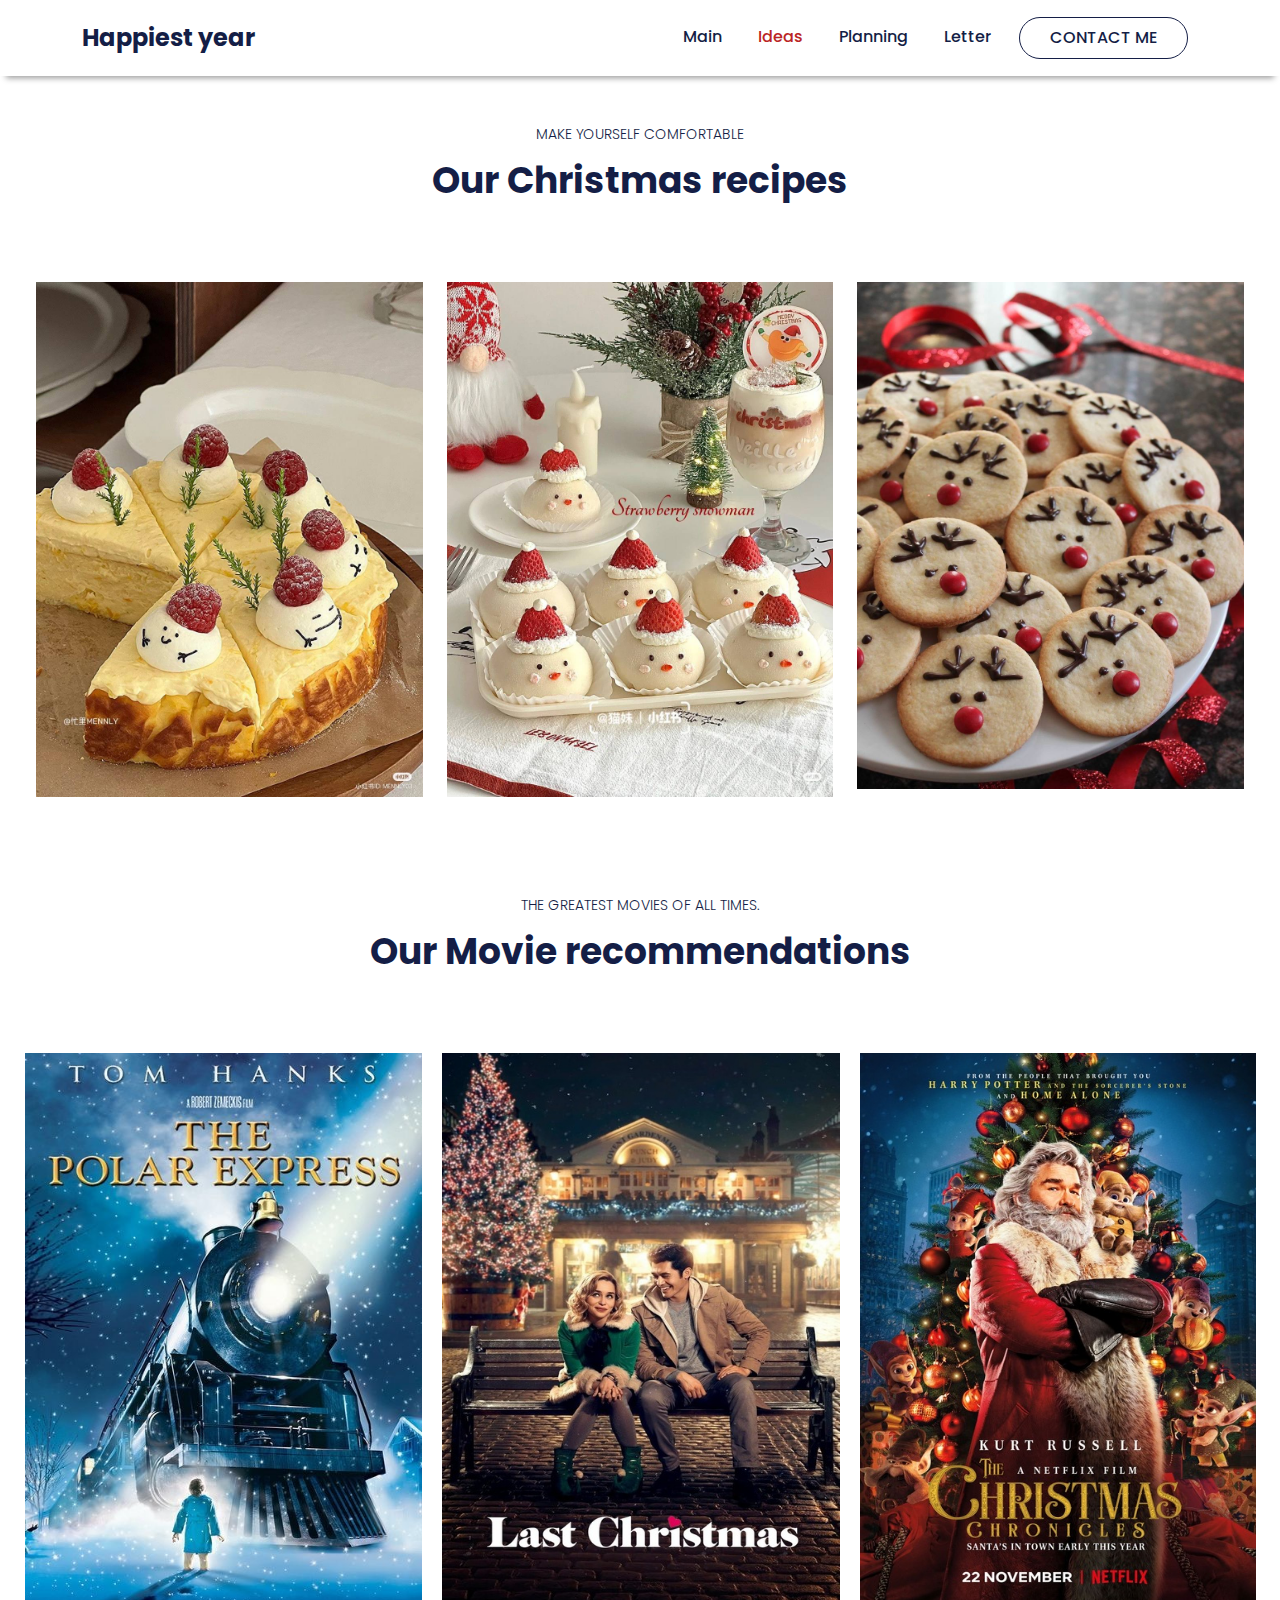
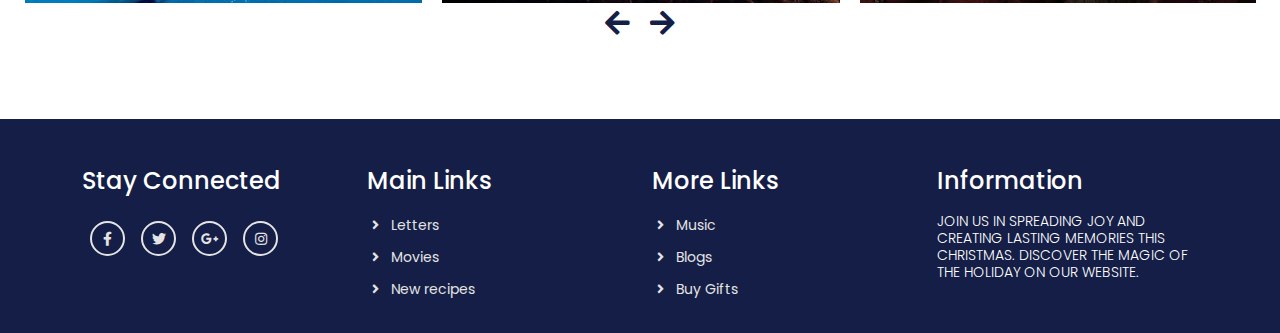
<file: ideas.html>
<!DOCTYPE html>
<html lang="en">

<head>
    <meta charset="UTF-8">
    <meta name="viewport" content="width=device-width, initial-scale=1.0">
    <title>happiest year</title>
    <link rel="icon" type="image/png" href="images/favicon.png">

    <link rel="stylesheet" href="https://cdnjs.cloudflare.com/ajax/libs/twitter-bootstrap/5.1.0/css/bootstrap.min.css">
    <link rel="stylesheet" href="https://cdnjs.cloudflare.com/ajax/libs/font-awesome/5.15.4/css/all.min.css">
    <link rel="stylesheet" href="https://unpkg.com/swiper/swiper-bundle.min.css">

    <link rel="stylesheet" href="css/style.css">
    <link rel="stylesheet" href="css/responsive-style.css"> 
    <link rel="stylesheet" href="https://cdnjs.cloudflare.com/ajax/libs/OwlCarousel2/2.3.4/assets/owl.carousel.min.css">
    <link rel="stylesheet" href="https://cdnjs.cloudflare.com/ajax/libs/OwlCarousel2/2.3.4/assets/owl.theme.default.min.css">

    <script src="https://code.jquery.com/jquery-3.6.4.min.js"></script>
    <script src="https://cdnjs.cloudflare.com/ajax/libs/OwlCarousel2/2.3.4/owl.carousel.min.js"></script>
</head>

<body data-bs-spy="scroll" data-bs-target=".navbar" data-bs-offset="100">
    <header class="header_wrapper">
        <nav class="navbar navbar-expand-lg">
            <div class="container">
                <a class="navbar-brand" href="#">Happiest year</a>
                <button class="navbar-toggler" type="button" data-bs-toggle="collapse" data-bs-target="#navbarNav"
                    aria-controls="navbarNav" aria-expanded="false" aria-label="Toggle navigation">
                    <i class="fas fa-stream navbar-toggler-icon"></i>
                </button>

                <div class="collapse navbar-collapse justify-content-end" id="navbarNav">
                    <ul class="navbar-nav menu-navbar-nav">
                        <li class="nav-item">
                            <a class="nav-link" href="index.html">Main</a>
                        </li>
                        <li class="nav-item">
                            <a class="nav-link active" aria-current="page" href="ideas.html">Ideas</a>
                        </li>
                        <li class="nav-item">
                            <a class="nav-link" href="plan.html">Planning</a>
                        </li>
                        <li class="nav-item">
                            <a class="nav-link" href="contact.html">Letter</a>
                        </li>
                        </li>
                        <li class="nav-item mt-3 mt-lg-0">
                            <a class="main-btn" href="contact.html">Contact me</a>
                        </li>
                    </ul>
                </div>
            </div>
        </nav>
    </header>

<div id="recipeContainer" class="container-fluid">
    <section id="recipes" class="recipes_wrapper">
        <div class="container-fluid">
            <div class="row">
                <div class="col-sm-12 section-title text-center mb-5">
                    <h6>make yourself comfortable</h6>
                    <h3>Our Christmas recipes</h3>
                </div>
            </div>
            <div class="row m-0">
                <div class="col-md-4 mb-4 mb-lg-0">
                    <div class="recipe-item">
                        <img src="./images/recipes/recipe1.jpeg" class="img-fluid">
                        <div class="recipe-item-wrap">
                            <div class="recipe-content">
                                <h5 class="text-white mb-lg-5 text-decoration-underline">Santa cheesecake</h5>
                                <p class="text-white">Whip up a no-bake cheesecake mix.
                                    Shape the cheesecake into Santa's face on a round plate.
                                    Use raspberries for Santa's hat.</p>
                                <p class="text-white fw-bold mt-lg-4">or you can order | 8100 tg</p>
                                <a class="main-btn border-white text-white mt-lg-5" href="#">Order now</a>
                            </div>
                        </div> 
                    </div> 
                </div>
                <div class="col-md-4 mb-4 mb-lg-0">
                    <div class="recipe-item">
                        <img src="./images/recipes/recipe2.jpeg" class="img-fluid">
                        <div class="recipe-item-wrap">
                            <div class="recipe-content">
                                <h5 class="text-white mb-lg-5 text-decoration-underline">Strawberry snowman</h5>
                                <p class="text-white">Make mochi dough.
                                    Shape small and large mochi balls.
                                    Stack them for the snowman.
                                    Add mini chocolate chip features.</p>
                                <p class="text-white fw-bold mt-lg-4">or you can order | 3700 tg</p>
                                <a class="main-btn border-white text-white mt-lg-5" href="#">Order now</a>
                            </div>
                        </div>
                    </div> 
                </div>
                <div class="col-md-4 mb-4 mb-lg-0">
                    <div class="recipe-item">
                        <img src="./images/recipes/recipe3.jpeg" class="img-fluid">
                        <div class="recipe-item-wrap">
                            <div class="recipe-content">
                                <h5 class="text-white mb-lg-5 text-decoration-underline">Deer cookies</h5>
                                <p class="text-white">Bake your favorite sugar cookies in deer shapes.
                                    Decorate with chocolate frosting antlers.
                                    Use icing to add details.</p>
                                <p class="text-white fw-bold mt-lg-4">or you can order | 2500 tg</p>
                                <a class="main-btn border-white text-white mt-lg-5" href="#">Order now</a>
                            </div>
                        </div>
                    </div> 
                </div>
            </div>
        </div>
    
    </section>
</div>

<script src="https://cdn.jsdelivr.net/npm/@popperjs/core@2.11.6/dist/umd/popper.min.js"></script>
<script src="https://cdn.jsdelivr.net/npm/bootstrap@5.3.0/dist/js/bootstrap.min.js"></script>


<section id="movies" class="movies_wrapper">
    <div class="container-fluid">
        <div class="row">
            <div class="col-sm-12 section-title text-center mb-5">
                <h6>The greatest movies of all times.</h6>
                <h3>Our Movie recommendations</h3>
            </div>
        </div>
        <div class="row m-0">
            <div class="col-md-12">
                <div class="owl-carousel">
                    <div class="movie-item">
                        <img src="./images/movies/movies1.jpg" class="img-fluid">
                        <div class="movie-item-wrap">
                            <div class="movie-content">
                                <h5 class="text-white mb-lg-5 text-decoration-underline">The Polar express</h5>
                                <p class="text-white">An animated Christmas adventure about a magical train journey to the North Pole, exploring themes of belief and wonder.</p>
                                <p class="text-white fw-bold mt-lg-4"> USA | 2004</p>
                                <a class="main-btn border-white text-white mt-lg-5" href="https://www.imdb.com/title/tt0338348/" target="_blank">Watch now</a>
                            </div>
                        </div>
                    </div>
                    <div class="movie-item">
                        <img src="./images/movies/movies2.jpg" class="img-fluid">
                        <div class="movie-item-wrap">
                            <div class="movie-content">
                                <h5 class="text-white mb-lg-5 text-decoration-underline">Last Christmas</h5>
                                <p class="text-white">A romantic comedy starring Emilia Clarke and Henry Golding, telling the story of a woman's encounter with love during the holiday.</p>
                                <p class="text-white fw-bold mt-lg-4"> USA | 2019</p>
                                <a class="main-btn border-white text-white mt-lg-5" href="https://www.imdb.com/title/tt8623904/" target="_blank">Watch now</a>
                            </div>
                        </div>
                    </div>
                    <div class="movie-item">
                        <img src="./images/movies/movies3.jpg" class="img-fluid">
                        <div class="movie-item-wrap">
                            <div class="movie-content">
                                <h5 class="text-white mb-lg-5 text-decoration-underline">The Christmas Chronicles</h5>
                                <p class="text-white">A family film where siblings team up with Santa Claus for a night of escapades to save Christmas, humor and heart in adventure.</p>
                                <p class="text-white fw-bold mt-lg-4"> USA | 2018</p>
                                <a class="main-btn border-white text-white mt-lg-5" href="https://www.imdb.com/title/tt2990140/" target="_blank">Watch now</a>
                            </div>
                        </div>
                    </div>
                    <div class="movie-item">
                        <img src="./images/movies/movies4.jpeg" class="img-fluid">
                        <div class="movie-item-wrap">
                            <div class="movie-content">
                                <h5 class="text-white mb-lg-5 text-decoration-underline">A Boy Called Christmas</h5>
                                <p class="text-white">An animated Christmas adventure about a magical train journey to the North Pole, exploring themes of belief and wonder.</p>
                                <p class="text-white fw-bold mt-lg-4"> USA | 2021</p>
                                <a class="main-btn border-white text-white mt-lg-5" href="https://www.imdb.com/title/tt0338348/" target="_blank">Watch now</a>
                            </div>
                        </div>
                    </div>
                    <div class="movie-item">
                        <img src="./images/movies/movies5.jpeg" class="img-fluid">
                        <div class="movie-item-wrap">
                            <div class="movie-content">
                                <h5 class="text-white mb-lg-5 text-decoration-underline">Jingle All the Way</h5>
                                <p class="text-white">A romantic comedy starring Emilia Clarke and Henry Golding, telling the story of a woman's transformative encounter with love during the holiday.</p>
                                <p class="text-white fw-bold mt-lg-4"> USA | 1996</p>
                                <a class="main-btn border-white text-white mt-lg-5" href="https://www.imdb.com/title/tt8623904/" target="_blank">Watch now</a>
                            </div>
                        </div>
                    </div>
                    <div class="movie-item">
                        <img src="./images/movies/movies6.jpeg" class="img-fluid">
                        <div class="movie-item-wrap">
                            <div class="movie-content">
                                <h5 class="text-white mb-lg-5 text-decoration-underline">The Man Who Invented Christmas</h5>
                                <p class="text-white">A family film where siblings team up with Santa Claus for a night of escapades to save Christmas, blending humor and heart in a festive adventure.</p>
                                <p class="text-white fw-bold mt-lg-4"> USA | 2017</p>
                                <a class="main-btn border-white text-white mt-lg-5" href="https://www.imdb.com/title/tt2990140/" target="_blank">Watch now</a>
                            </div>
                        </div>
                    </div>
                </div>
            </div>
        </div>
    </div>
</section>
<script>
    
$(document).ready(function(){
    $('.owl-carousel').owlCarousel({
        margin: 20,
        loop: true,
        autoplay: false,
        responsive: {
            0:{
                items: 1,
                nav: true
            },
            600:{
                items: 2,
                nav: true
            },
            1000:{
                items: 3,
                nav: true
            }
        },
        navText: ["<i class='fas fa-arrow-left'></i>", "<i class='fas fa-arrow-right'></i>"],
        onInitialized: function () {
            // Add custom class to the navigation buttons
            $('.owl-nav button').addClass('owl-custom-button');
        }
    });
});
</script>
    <section id="contact" class="footer_wrapper mt-3 mt-md-0 pb-0">
        <div class="container pb-3">
            <div class="row">
                <div class="col-lg-3 col-md-6">
                    <h5>Stay Connected</h5>
                    <ul class="social-network d-flex align-items-center p-0">
                        <li><a href="#"><i class="fab fa-facebook-f"></i></a></li>
                        <li><a href="#"><i class="fab fa-twitter"></i></a></li>
                        <li><a href="#"><i class="fab fa-google-plus-g"></i></a></li>
                        <li><a href="#"><i class="fab fa-instagram"></i></a></li>
                    </ul>
                </div>
                <div class="col-lg-3 col-md-6">
                    <h5>Main Links</h5>
                    <ul class="link-widget p-0">
                        <li><a href="contact.html">Letters</a></li>
                        <li><a href="#movies">Movies</a></li>
                        <li><a href="#recipes">New recipes</a></li>
                    </ul>
                </div>
                <div class="col-lg-3 col-md-6">
                     <h5>More Links</h5>
                    <ul class="link-widget p-0">
                        <li><a href="plan.html">Music</a></li>
                        <li><a href="index.html">Blogs</a></li>
                        <li><a href="plan.html">Buy Gifts</a></li>
                    </ul>
                </div>
                <div class="col-lg-3 col-md-6">
                    <h5>Information</h5>
                    <div class="form-group mb-4">
                        <h6 style="color: white;">Join us in spreading joy and creating lasting memories this Christmas. Discover the magic of the holiday on our website.</h5>
                    </div>
                </div>
            </div>
        </div>
    </section>
    
    <script src="https://cdnjs.cloudflare.com/ajax/libs/popper.js/2.9.2/umd/popper.min.js"></script>
    <script src="https://cdnjs.cloudflare.com/ajax/libs/twitter-bootstrap/5.1.0/js/bootstrap.min.js"></script>
    <script src="https://unpkg.com/swiper/swiper-bundle.min.js"></script>

    <script src="main.js"></script>
</body>

</html>
</file>
<file: css/style.css>
@import url('https://fonts.googleapis.com/css2?family=Poppins:wght@100;200;300;400;500;600;700;800;900&display=swap');

* {
    box-sizing: border-box;
    margin: 0;
    padding: 0;
}

body {
    font-family: 'Poppins', sans-serif;
    background-color: #fff;
}

a {
    text-decoration: none;
}


section {
    padding: 3.125rem 0;
}

.main-btn {
    font-size: 1rem;
    font-weight: 500;
    color: #141E46;
    text-transform: uppercase;
    background-color: transparent;
    border: .0625rem solid #141E46;
    padding: .375rem 1.875rem;
    border-radius: 3.125rem;
    line-height: 1.75rem;
    display: inline-block;
    transition: all 0.3s ease-out 0s;
}

.main-btn:hover {
    background-color: #BB2525;
    border-color: #BB2525;
    color: #fff;
}

h1 {
    font-size: 3.75rem;
    line-height: 4.25rem;
    font-weight: 700;
    color: #fff;
    margin-bottom: 1.25rem;
    text-transform: uppercase;
    font-family:'Poppins', sans-serif;
}

h3 {
    margin-bottom: 1.875rem;
    line-height: 2.875rem;
    font-weight: 700;
    font-size: 2.25rem;
    color: #141E46;
}

h3 span {
    color: #BB2525;
}

h5 {
    font-size: 1.5rem;
    line-height: 1;
    color: #141E46;
    margin-bottom: .9375rem;
    font-weight: 500;

}

h6 {
    font-size: .875rem;
    color: #141E46;
    margin-bottom: .9375rem;
    text-transform: uppercase;
    font-weight: 300;
}

p {
    font-size: 1rem;
    color: #000;
    line-height: 1.625rem;
}

.navbar-brand {
    color: #141E46;
    font-size: 24px;
    font-weight: bold;
}
.header_wrapper .navbar {
    padding: .9375rem 0;
    background-color: #fff;
    -webkit-box-shadow: 0 .5rem .375rem -0.375rem rgb(0 0 0 / 40%);
    box-shadow: 0 .5rem .375rem -0.375rem rgb(0 0 0 / 40%);
    -webkit-transition: background 0s ease-in-out 0s, margin-top 0s ease-in-out 0s, opacity 0s ease-in-out 0s;
    transition: background 0s ease-in-out 0s, margin-top 0s ease-in-out 0s, opacity 0s ease-in-out 0s;
}

.header_wrapper .navbar-toggler {
    border: 0;
    color: #141E46;
    line-height: 2;
}

.header_wrapper .navbar-toggler:focus {
    box-shadow: none;
}

.header_wrapper .nav-item {
    margin: 0 .625rem;
}

.header_wrapper .nav-item .nav-link {
    font-size: 1rem;
    font-weight: 500;
    color: #141E46;
    display: inline-block;
}

.header_wrapper .nav-item .nav-link.active,
.header_wrapper .nav-item .nav-link:hover {
    color: #BB2525;
}

.navbar.header-scrolled {
    position: fixed;
    top: 0;
    left: 0;
    width: 100%;
    z-index: 999;
    background-color: rgba(255, 255, 255, .85);
    -webkit-animation: 500ms ease-in-out 0s normal none 1 running fadeInDown;
    animation: 500ms ease-in-out 0s normal none 1 running fadeInDown;
}
@keyframes fadeInDown {
    0% {
        top: -30%;
    }

    50% {
        top: -15%;
    }

    100% {
        top: 0;
    }
}

.countdown {
    display: flex;
    justify-content: center;
    align-items: center;
    margin-top: 20px;
    color: #fff;
  }
  
  .time {
    text-align: center;
    margin: 0 10px;
  }
  
  .time h2 {
    font-size: 30px;
    margin: 0;
    font-weight: bold;
  }
  
  small {
    font-size: 1em;
  }
  
  .mySwiper {
    position: relative;
  }
  
  #countdown {
    position: absolute;
    bottom: 20px;
    left: 50%;
    transform: translateX(-50%);
    z-index: 2;
  }

.banner_wrapper {
    height: 40.625rem;
}

.banner_wrapper .swiper {
    width: 100%;
    height: 100%;
}

.banner_wrapper .swiper-slide {
    width: 100%;
    height: 100%;
    background-position: center;
    background-repeat: no-repeat;
    background-size: cover;
    position: relative;
}

.banner_wrapper .swiper-slide::before {
    content: "";
    position: absolute;
    top: 0;
    left: 0;
    width: 100%;
    height: 100%;
    background: #000;
    opacity: 0.5;
    z-index: 0;
}

.banner_wrapper .swiper-pagination-bullets .swiper-pagination-bullet {
    width: .9375rem;
    height: .9375rem;
    background-color: #FFF2D8;
    border: .0625rem solid #fff;
}

.banner_wrapper .swiper .slide-caption {
    height: 100%;
    position: relative;
    z-index: 99;
    display: flex;
    align-items: center;
    justify-content: center;
}

.banner_wrapper .swiper .slide-caption p {
    max-width: 37.5rem;
    margin: 0 auto;
    color: #fff;
}

.about_wrapper {
    padding-top: 9.375rem;
} 
.recipe-item {
    position: relative;
    overflow: hidden;
}

.recipe-item img {
    width:100%;
    -webkit-transition: all 400ms ease-in 0s;
    transition: all 400ms ease-in 0s;
}

.recipe-item:hover img {
    -webkit-transform: scale3d(1.05, 1.05, 1.05);
    transform: scale3d(1.05, 1.05, 1.05);
}

.recipe-item::before {
    content: "";
    position: absolute;
    top: 0;
    left: 0;
    width: 100%;
    height: 100%;
    background: #000;
    opacity: 0;
    z-index: 1;
    -webkit-transition: all 400ms ease-in 0s;
    transition: all 400ms ease-in 0s;
}

.recipe-item:hover::before {
    opacity: 0.6;
}

.recipe-item .recipe-item-wrap {
    left: 1.875rem;
    right: 1.875rem;
    position: absolute;
    top: 50%;
    transform: translateY(-50%);
    z-index: 1;
}

.recipe-item .recipe-content {
    border: .125rem solid #fff;
    padding: 5rem 1.875rem;
    -webkit-transform: scale3d(1.2, 1.2, 1.2);
    transform: scale3d(1.2, 1.2, 1.2);
    -webkit-transition: all 500ms ease-in 0s;
    transition: all 500ms ease-in 0s;
    opacity: 0;
}

.recipe-item:hover .recipe-content {
    opacity: 1;
    -webkit-transform: scale3d(1, 1, 1);
    transform: scale3d(1, 1, 1);
}
.movie-item {
    position: relative;
    overflow: hidden;
}

.movie-item img {
    width:100%;
    -webkit-transition: all 400ms ease-in 0s;
    transition: all 400ms ease-in 0s;
}

.movie-item:hover img {
    -webkit-transform: scale3d(1.05, 1.05, 1.05);
    transform: scale3d(1.05, 1.05, 1.05);
}

.movie-item::before {
    content: "";
    position: absolute;
    top: 0;
    left: 0;
    width: 100%;
    height: 100%;
    background: #000;
    opacity: 0;
    z-index: 1;
    -webkit-transition: all 400ms ease-in 0s;
    transition: all 400ms ease-in 0s;
}

.movie-item:hover::before {
    opacity: 0.6;
}

.movie-item .movie-item-wrap {
    left: 1.875rem;
    right: 1.875rem;
    position: absolute;
    top: 50%;
    transform: translateY(-50%);
    z-index: 1;
}

.movie-item .movie-content {
    border: .125rem solid #fff;
    padding: 5rem 1.875rem;
    -webkit-transform: scale3d(1.2, 1.2, 1.2);
    transform: scale3d(1.2, 1.2, 1.2);
    -webkit-transition: all 500ms ease-in 0s;
    transition: all 500ms ease-in 0s;
    opacity: 0;
}

.movie-item:hover .movie-content {
    opacity: 1;
    -webkit-transform: scale3d(1, 1, 1);
    transform: scale3d(1, 1, 1);
}
.owl-carousel .movie-item img {
    max-width: 480px;
    height: 550px;
}
.blog-content {
    margin: -5rem 0 0 4.375rem;
    box-shadow: 0 .125rem .25rem rgb(34 30 31 / 40%);
}


.footer_wrapper {
    background-color: #141E46;
}

.footer_wrapper h5 {
    color: #fff;
    margin-bottom: 1.25rem;
}

.footer_wrapper ul li {
    margin-bottom: .5rem;
    list-style: none;
}

.footer_wrapper .contact-info li a{
    color: #BB2525;
}

.footer_wrapper .link-widget li a,
.footer_wrapper p {
    color: #e4e4e4;
    font-size: .875rem;
    padding-left:1.5rem;
    position: relative;
    -webkit-transition: all 0.3s ease-out 0s;
    transition: all 0.3s ease-out 0s;
}

.footer_wrapper .link-widget li a::before {
    content: '\f105';
    font-family: "Font Awesome 5 Free";
    font-weight: 900;
    position: absolute;
    left: 0.3rem;
    top: 50%;
    -webkit-transform: translateY(-50%);
    transform: translateY(-50%);
}

.footer_wrapper .link-widget li a:hover {
    margin-left: .625rem;
    color: #BB2525;
}

.footer_wrapper .social-network a {
    width: 2.1875rem;
    height: 2.1875rem;
    margin: .5rem;
    line-height:2rem;
    font-size: .875rem;
    display: inline-block;
    border: .125rem solid #e4e4e4;
    color: #e4e4e4;
    text-align: center;
    border-radius: 100%;
    -webkit-transition: all 0.3s cubic-bezier(0.645, 0.045, 0.355, 1);
    transition: all 0.3s cubic-bezier(0.645, 0.045, 0.355, 1);
}

.footer_wrapper .social-network a:hover {
    background-color: #BB2525;
    border-color: #BB2525;
    color: #fff;
    box-shadow: 0 .625rem .9375rem 0 rgb(0 0 0 / 10%);
    transform: translateY(-0.1875rem);
}

.footer_wrapper .form-control:focus {
    outline: none;
    box-shadow: none;
    border-color: #BB2525;
}

.letter{
    background: #BB2525;
    padding: 50px;
}
.main-text h1{
    text-align: center;
    font-weight: 600;
    color: #141E46;
}
.letter .card{
    border-radius: 10px;
    box-shadow: 0px 5px 5px -6px #000;
}
.letter .row{
    margin-top: 30px;
}
.letter form input{
    padding: 10px;
    color: #000;
    border: none;
    outline: none;
    font-size: 15px;
    border-radius: 10px;
    box-shadow: 0px 5px 5px -6px #000;
}
.letter form textarea{
    border: none;
    border-radius: 10px;
    resize: none;
    box-shadow: 0px 5px 5px -6px #000;
    height: 200px;
}
.letter .submit{
    width: 160px;
    font-size: 16px;
    font-weight: 550;
    background: #141E46;
    color: #fff;
    margin-top: 10px;
    transition: 0.5s;
}
.letter .submit:hover{
    width: 170px;
}
@media (max-width:765px){
    .letter{
        padding: 0;
    }
    .main-text h1{
        padding: 20px;
    }
}
  
.card-img-top {
    height: 200px;
    object-fit: cover; 
}

.newyear{
    display: flex;
    padding: 20px;
    text-align: center;
}
.music{
    width: 90%;
    max-width: 900px;
    padding: 30px;
    margin: 0 auto;
    box-shadow: 0 0 20px rgba(#000, 0, 0, 0.4);
    background: #BB2525;
    color: #e4e4e4;
    border-radius: 8px;
}
.track{
    display: flex;
    align-items: center;
    margin-top: 20px;
}
.track img{
    width: 70px;
    margin-right: 30px;
    cursor: pointer;
}
.track div{
    flex: 1;
}
.newyear h1{
    font-size: 40px;
}
.newyear p {
    font-weight: bold;
    font-size: 15px;
}

@media (max-width: 767px) {
    .newyear h1{
        font-size: 20px;
    }
    .newyear p {
        font-weight: bold;
        font-size: 10px;
    }  
}
#about h3 {
    display: none;
}
#about p {
    display: none;
}
#about img {
    display: none;
    max-width: 100%;
    height: auto;
}

.popup{
    width: 400px;
    background-color: #fff;
    border-radius: 6px;
    position: absolute;
    top:  0%;
    left: 50%;
    transform: translate(-50%, -50%) scale(0.1);
    text-align: center;
    padding: 0 30px 30px;
    color: #000;
    visibility: hidden;
    transition: transform 0.4s, top 0.4s;
}
.open-popup{
    visibility: visible;
    top: 50%;
    transform: translate(-50%, -50%) scale(1);
}
.popup img{
    width: 100px;
    margin-top: -50px;
    border-radius:  50%;
    box-shadow: 0 2px 5px rgba(0, 0, 0, 0.2);
}
.popup h2{
    font-size: 38px;
    font-weight: 500;
    margin: 30px 0 10px;
}
.popup button{
    width: 100%;
    margin-top: 20px;
    padding: 10px 0;
    background: #141E46;
    color: #fff;
    border: 0;
    outline: none;
    font-size: 18px;
    border-radius: 4px;
    cursor: pointer;
    box-shadow: 0 5px 5px rgba(0, 0, 0, 0.2);
}

.overlay {
    position: fixed;
    top: 0;
    left: 0;
    width: 100%;
    height: 100%;
    background: rgba(0, 0, 0, 0.5);
    display: none;
    z-index: 999;
}

.owl-nav {
    display: flex;
    justify-content: center;
}
.owl-nav .owl-custom-button {
    color: #141E46 !important;
    font-size: 28px !important;
    border-radius: 20% !important;
    padding: 10px !important;
    margin: 0 10px !important;
}

#snowfall-container {
    position: fixed;
    top: 0;
    left: 0;
    width: 100%;
    height: 100%;
    pointer-events: none; 
}

.snowflake {
    position: absolute;
    background-color:#fff;
    border-radius: 50%;
    width: 12px;
    height: 12px;
    pointer-events: none; 
}
#myVideo + div button {
    font-size: 1rem;
    font-weight: 500;
    color: #141E46;
    text-transform: uppercase;
    background-color: transparent;
    border: .0625rem solid #141E46;
    padding: .375rem 1.875rem;
    border-radius: 3.125rem;
    line-height: 1.75rem;
    display: inline-block;
    transition: all 0.3s ease-out 0s;
}

#myVideo + div button:hover {
    background-color: #BB2525;
    border-color: #BB2525;
    color: #fff;
}

#video-container {
    margin: 0;
    padding: 0;
    display: flex;
    flex-direction: column;
    align-items: center;
}

#myVideo {
    width: 100%;
    max-width: 840px;
    height: auto;
    margin-bottom: 1rem;
}

.aligning-video {
    display: flex;
    flex-direction: column;
    align-items: center;
}
</file>
<file: css/responsive-style.css>
@media (max-width: 1199px) {
    .navbar-expand-lg .navbar-nav {
        align-items: center;
    }

    .navbar-expand-lg .navbar-nav .nav-link {
        padding: 0;
        font-size: .875rem;
    }

    .main-btn {
        font-size: .875rem;
    }
}

@media (max-width:991px) {

    section {
        padding: 1.875rem 0;
    }

    .header-scrolled {
        height: auto;
    }

    .header_wrapper .menu-navbar-nav {
        text-align: center;
        background-color: var(--bg-dark-blue);
        padding-bottom: .9375rem;
    }

    .header_wrapper .nav-item .nav-link {
        margin-top: .9375rem;
    }

    .banner_wrapper {
        height: 25.625rem;
    }

    .booking-area {
        padding: 3.125rem 1.875rem;
    }

    .about_wrapper {
        padding-top: 22.375rem;
    }
    .recipe-item .recipe-content {
        padding: 2rem 1.875rem;
    }

}

@media (max-width: 767px) {

    h1 {
        font-size: 1.875rem;
        line-height: 2.5rem;
    }

    h3 {
        font-size: 1.75rem;
        line-height: 2.1875rem;
    }

    h5 {
        font-size: 1.25rem;
    }

    p {
        font-size: .8125rem;
        line-height: 1.5rem;
    }

    .blog-content {
        margin: 0;
    }

    .footer_wrapper>div {
        padding: 0 1.875rem;
    }
}

  @media (max-width: 500px) {
    .time {
      margin: 5px;
    }
    .time h2 {
      font-size: 15px;
    }
    .time small {
      font-size: 12px;
    }
    #countdown {
      bottom: 100px;
    }
  }
  
  @media (min-width: 501px) and (max-width: 768px) {
    .time h2 {
      font-size: 20px;
    }
    #countdown {
        bottom: 100px;
      }
  }
  
  @media (min-width: 769px) and (max-width: 1024px) {
    .countdown {
      margin-top: 30px;
    }
    #countdown {
        bottom: 100px;
      }
  }

  @media screen and (max-width: 768px) {
    #volumeRange {
        width: 10%;
    }
}
@media screen and (min-width: 576px) {
    #myVideo {
        width: 80%;
    }

    #video-container {
        flex-direction: row;
    }

    #myVideo + div button {
        padding: .25rem 1.5rem;
    }
}
</file>
